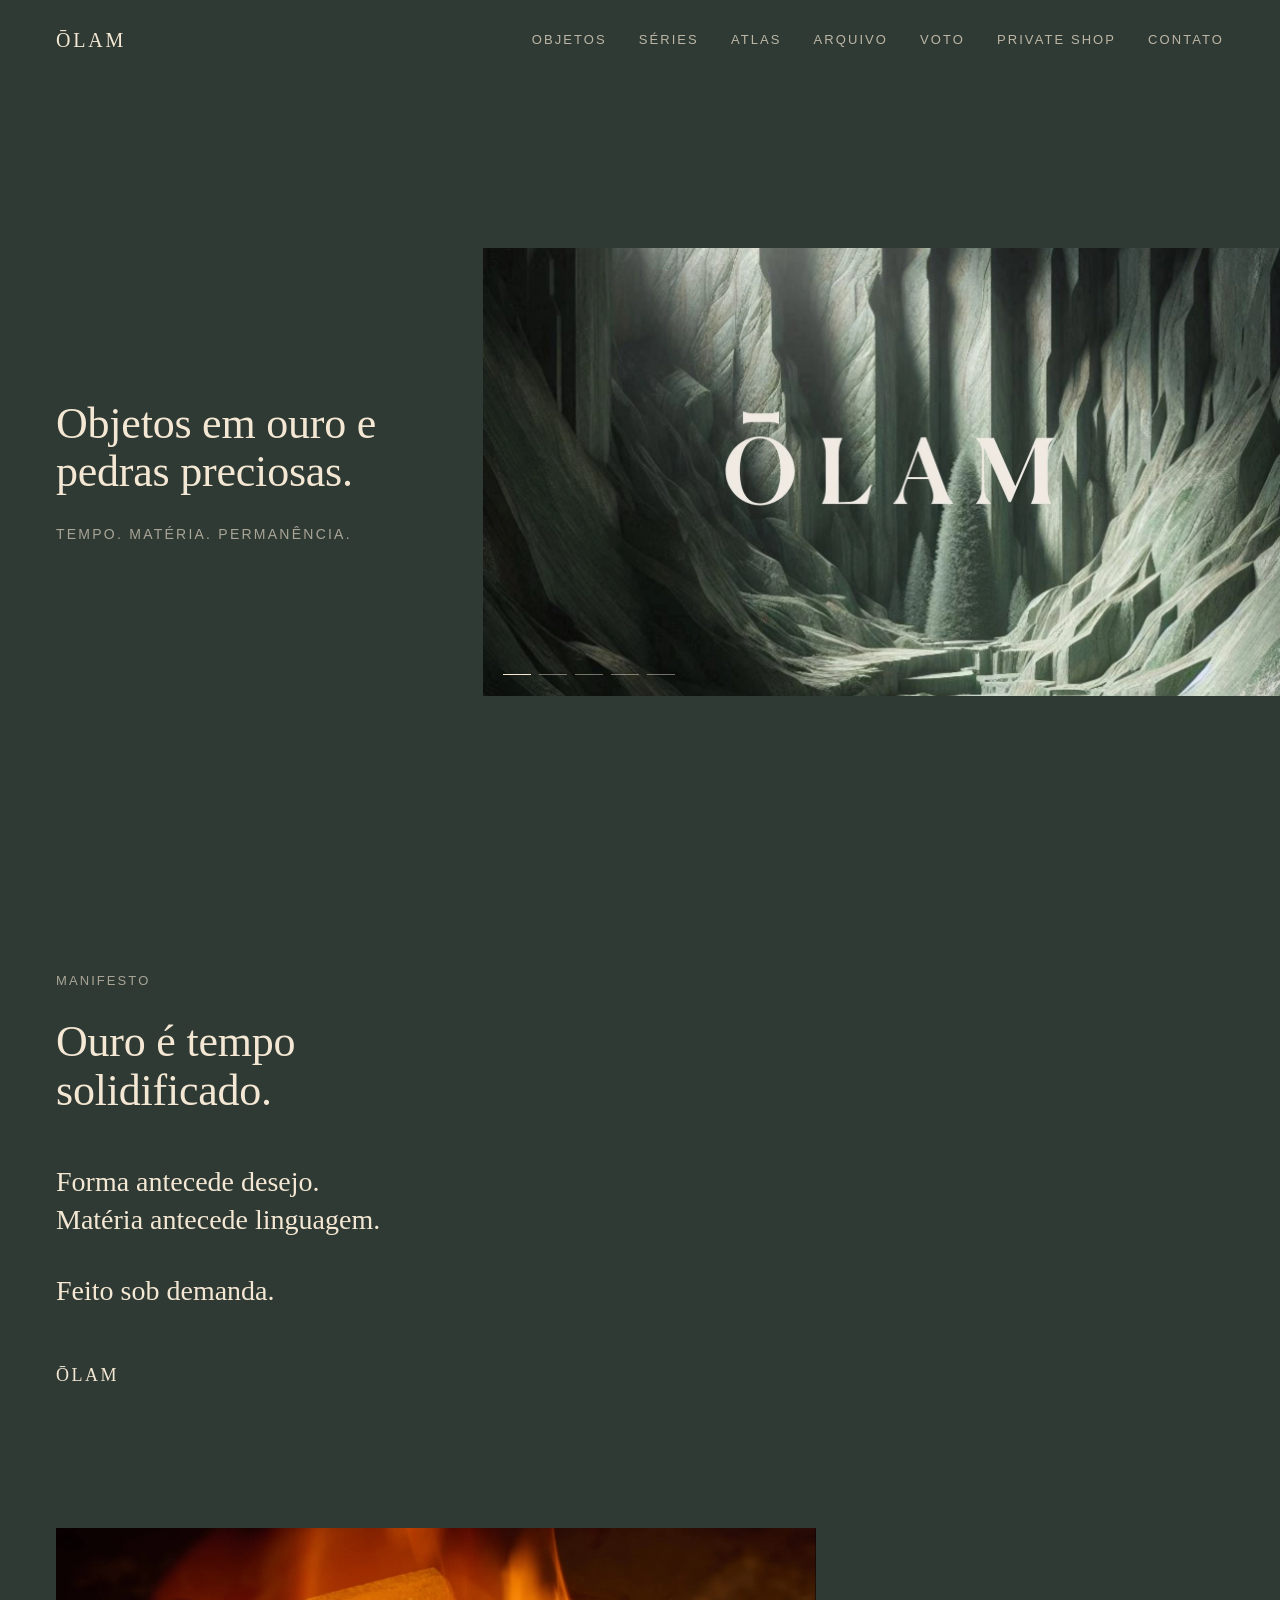
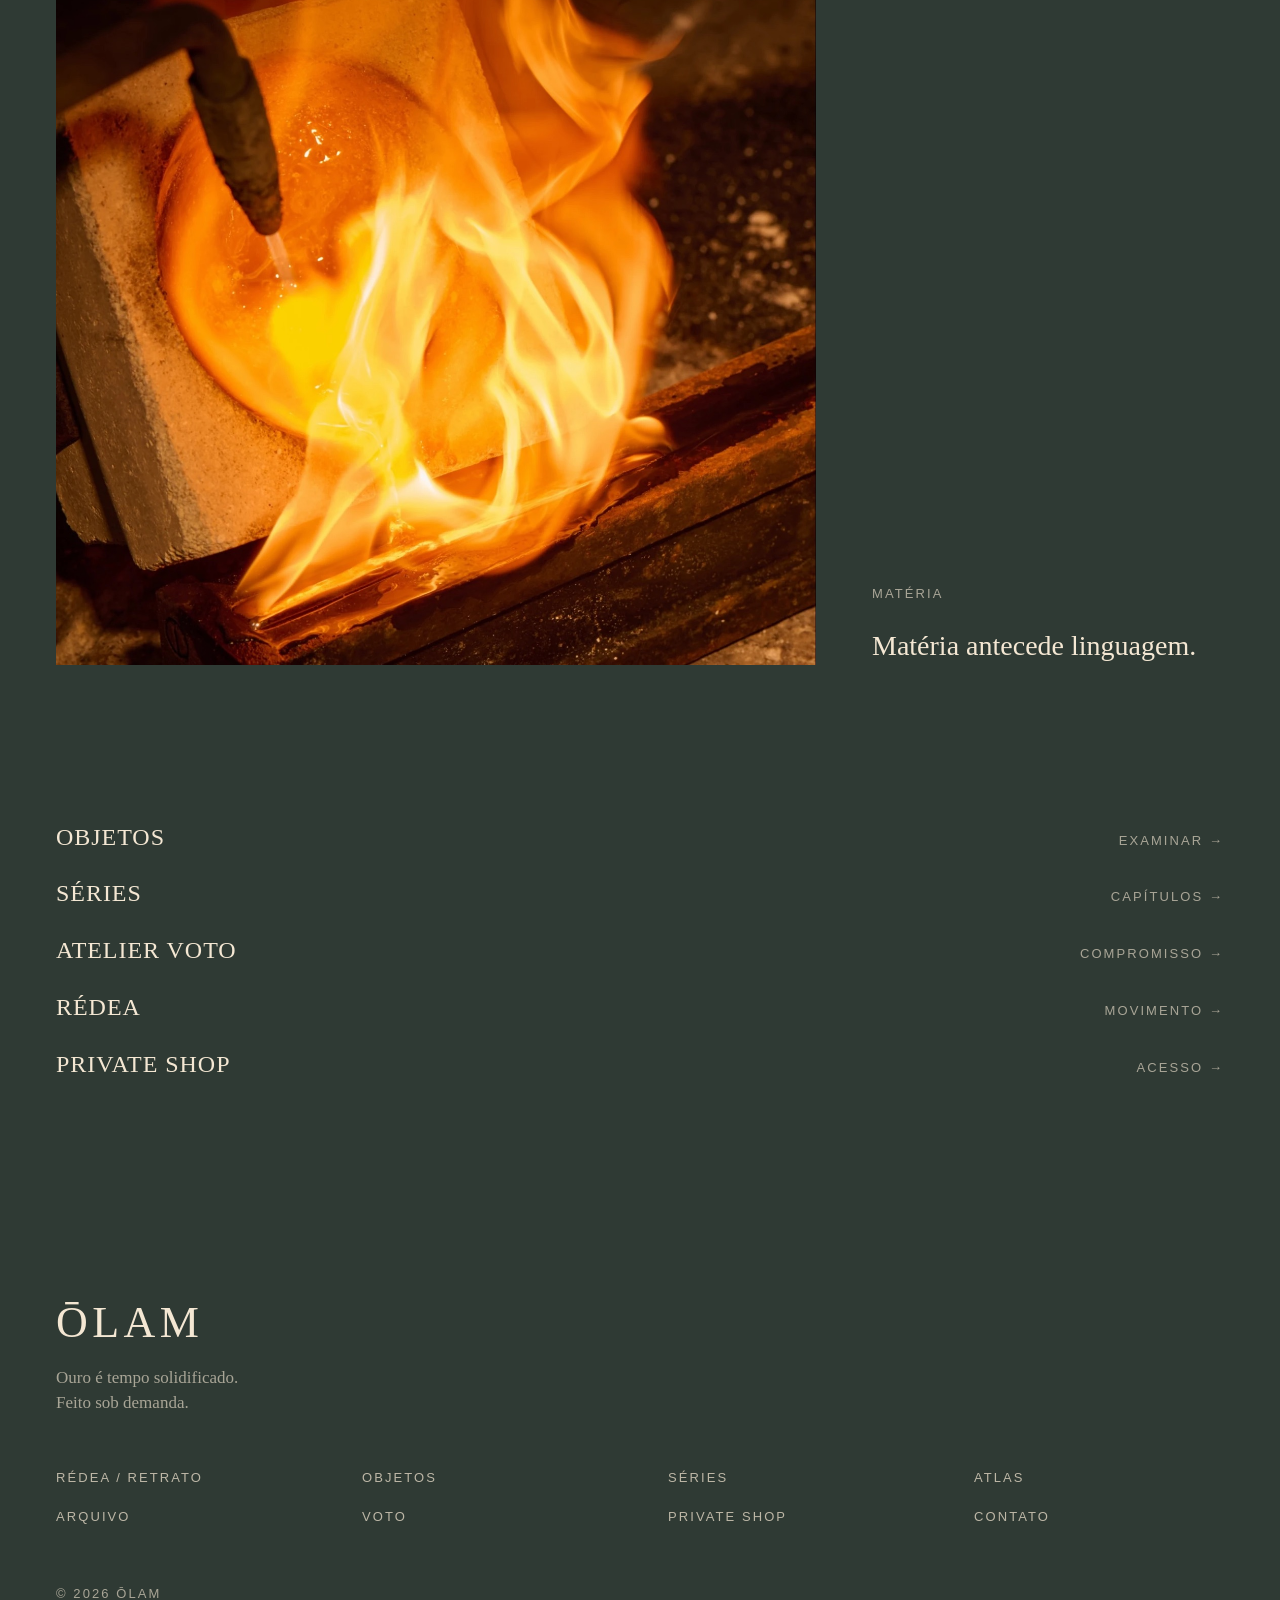
<file: index.html>
<!doctype html>
<html lang="pt-BR">
<head>
<meta charset="utf-8">
<meta name="viewport" content="width=device-width, initial-scale=1">
<title>ŌLAM — Objetos em ouro e pedras preciosas</title>
<meta name="description" content="ŌLAM. Objetos em ouro e pedras preciosas. Tempo. Matéria. Permanência.">
<meta name="robots" content="noindex, nofollow">
<meta name="theme-color" content="#2F3A34">
<link rel="stylesheet" href="assets/css/olam.css">
</head>
<body class="">
<main>
<section class="hero">
  <div class="wrap hero-text">
    <h1>Objetos em ouro e pedras preciosas.</h1>
    <p class="label mute">Tempo. Matéria. Permanência.</p>
  </div>
  <div class="carousel" data-carousel role="group" aria-roledescription="carrossel" aria-label="ŌLAM">
    <div class="slides">
      <img src="assets/img/hero-1.jpg" alt="ŌLAM." width="1600" height="900" decoding="async" class="on" fetchpriority="high">
      <img src="assets/img/hero-2.jpg" alt="Eternidade ou mundo. Refere-se ao tempo que não acaba, o passado remoto e o futuro perpétuo." width="1600" height="900" decoding="async" loading="lazy">
      <img src="assets/img/hero-3.jpg" alt="Objetos de ouro e pedras preciosas, orientados por tempo, matéria e permanência." width="1600" height="900" decoding="async" loading="lazy">
      <img src="assets/img/hero-4.jpg" alt="“O mundo que virá!” Como uma joia de herança, ŌLAM representa continuidade absoluta." width="1600" height="900" decoding="async" loading="lazy">
      <img src="assets/img/hero-5.jpg" alt="ŌLAM. Feito sob o tempo." width="1600" height="900" decoding="async" loading="lazy">
    </div>
  </div>
</section>

<section class="wrap section manifesto reveal">
  <h2 class="label mute">Manifesto</h2>
  <p class="display">Ouro é tempo solidificado.</p>
  <p class="lede">Forma antecede desejo.<br>Matéria antecede linguagem.</p>
  <p class="lede" style="margin-top:1.2em">Feito sob demanda.</p>
  <p class="sign">ŌLAM</p>
</section>

<section class="wrap section">
  <div class="cols">
    <figure class="fig bleed wide reveal">
      <img src="assets/img/fundicao.jpg" alt="Ouro em fusão no cadinho, sob chama." width="1496" height="1450" loading="lazy" decoding="async">
    </figure>
    <div class="side stack reveal">
      <h2 class="label mute">Matéria</h2>
      <p class="lede">Matéria antecede linguagem.</p>
    </div>
  </div>
</section>

<section class="wrap section">
  <ul class="doors reveal">
    <li><a href="objetos.html"><span class="n">OBJETOS</span><span class="label mute">Examinar →</span></a></li>
    <li><a href="series.html"><span class="n">SÉRIES</span><span class="label mute">Capítulos →</span></a></li>
    <li><a href="voto.html"><span class="n">ATELIER VOTO</span><span class="label mute">Compromisso →</span></a></li>
    <li><a href="serie.html?s=redea"><span class="n">RÉDEA</span><span class="label mute">Movimento →</span></a></li>
    <li><a href="private.html"><span class="n">PRIVATE SHOP</span><span class="label mute">Acesso →</span></a></li>
  </ul>
</section>
</main>
<script src="assets/js/content.js"></script>
<script src="assets/js/olam.js"></script>
</body>
</html>
</file>
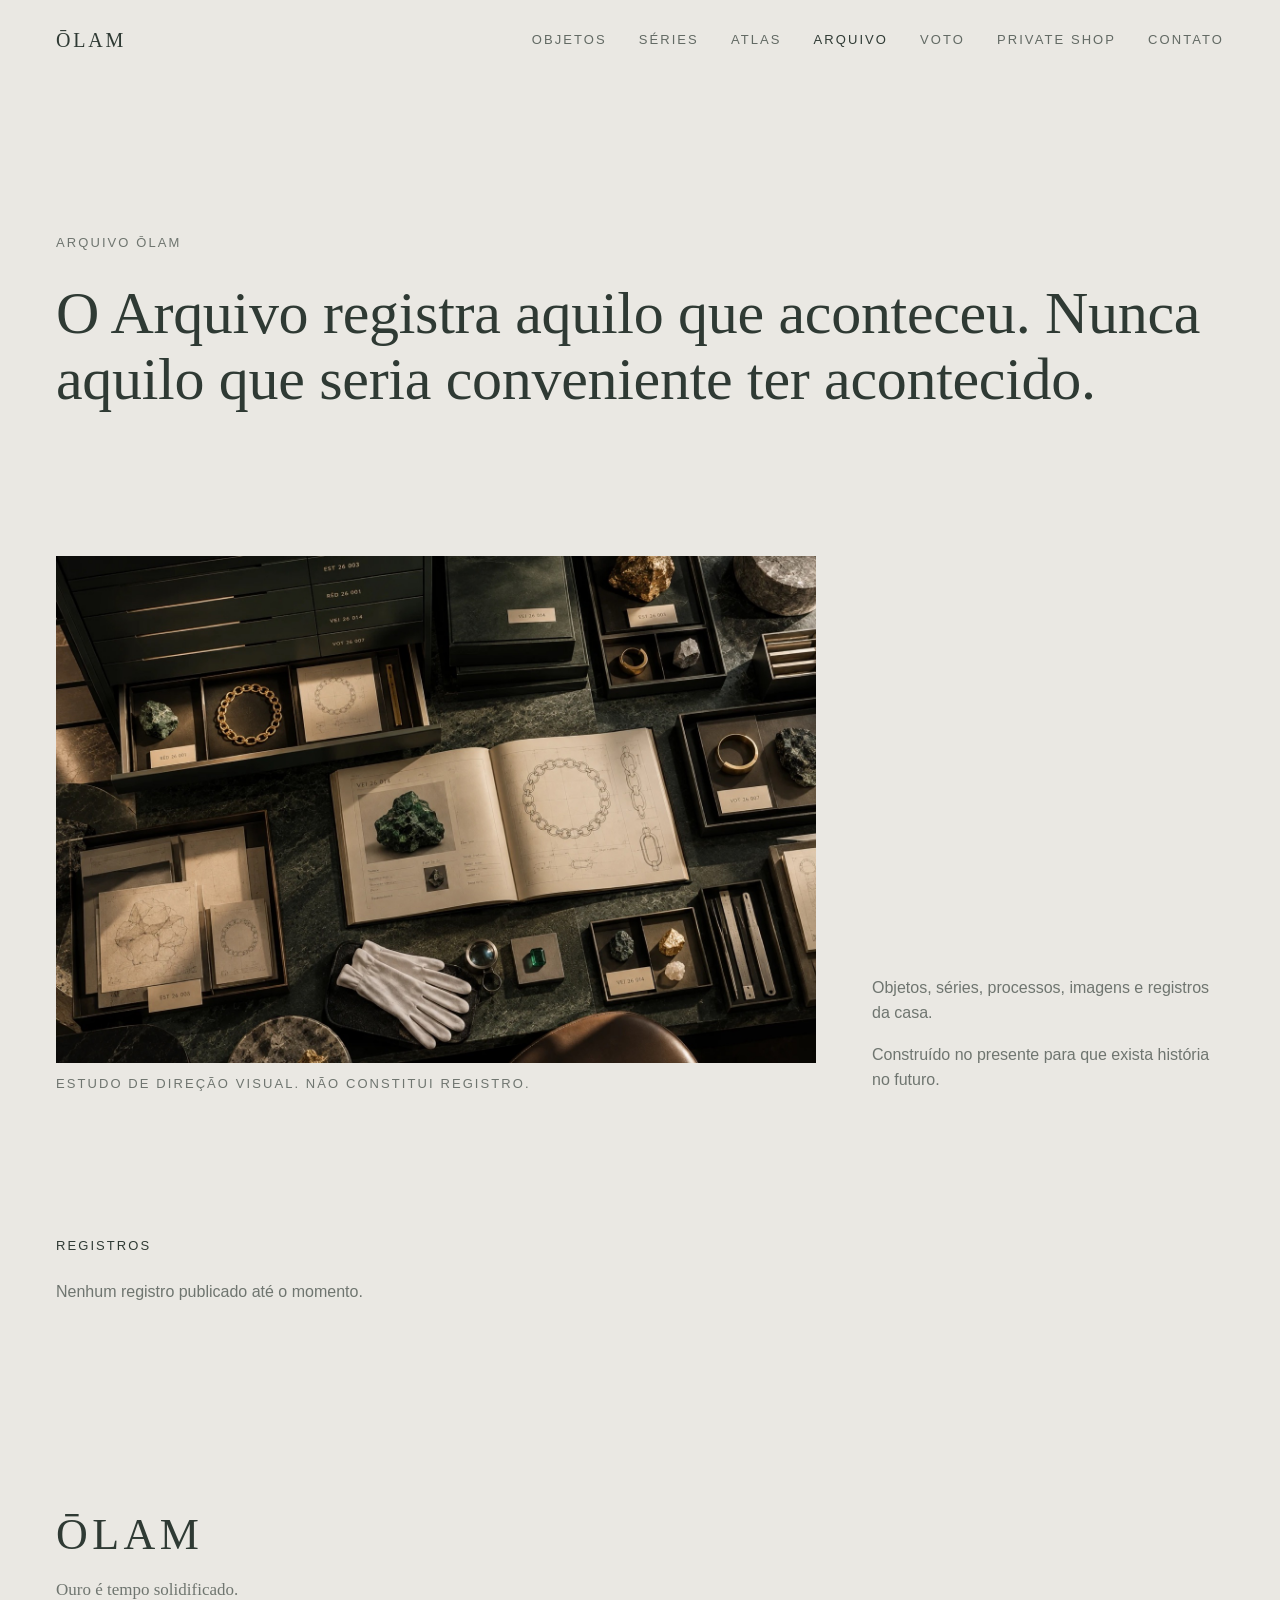
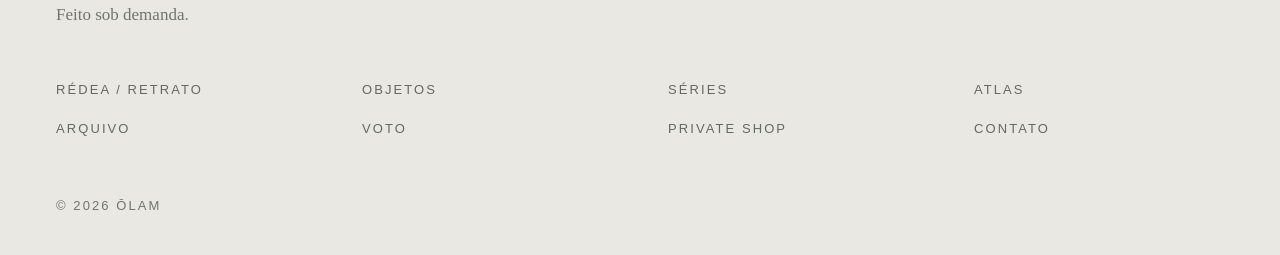
<file: arquivo.html>
<!doctype html>
<html lang="pt-BR">
<head>
<meta charset="utf-8">
<meta name="viewport" content="width=device-width, initial-scale=1">
<title>Arquivo — ŌLAM</title>
<meta name="description" content="O Arquivo ŌLAM registra a casa.">
<meta name="robots" content="noindex, nofollow">
<meta name="theme-color" content="#2F3A34">
<link rel="stylesheet" href="assets/css/olam.css">
</head>
<body class="paper">
<main>
<div class="wrap page-head">
  <p class="label mute">Arquivo ŌLAM</p>
  <h1 class="title">O Arquivo registra aquilo que aconteceu. Nunca aquilo que seria conveniente ter acontecido.</h1>
</div>
<section class="wrap section bare">
  <div class="cols">
    <figure class="fig bleed wide ratio-32 reveal">
      <img src="assets/img/arquivo-mesa.jpg" alt="Mesa de arquivo com gavetas, desenhos técnicos, minerais brutos e luvas brancas." width="1600" height="1066" decoding="async">
      <figcaption class="label">Estudo de direção visual. Não constitui registro.</figcaption>
    </figure>
    <div class="side stack reveal">
      <p class="body">Objetos, séries, processos, imagens e registros da casa.</p>
      <p class="body">Construído no presente para que exista história no futuro.</p>
    </div>
  </div>
</section>
<section class="wrap section stack">
  <h2 class="label">Registros</h2>
  <div data-render="arquivo"></div>
</section>
</main>
<script src="assets/js/content.js"></script>
<script src="assets/js/olam.js"></script>
</body>
</html>
</file>
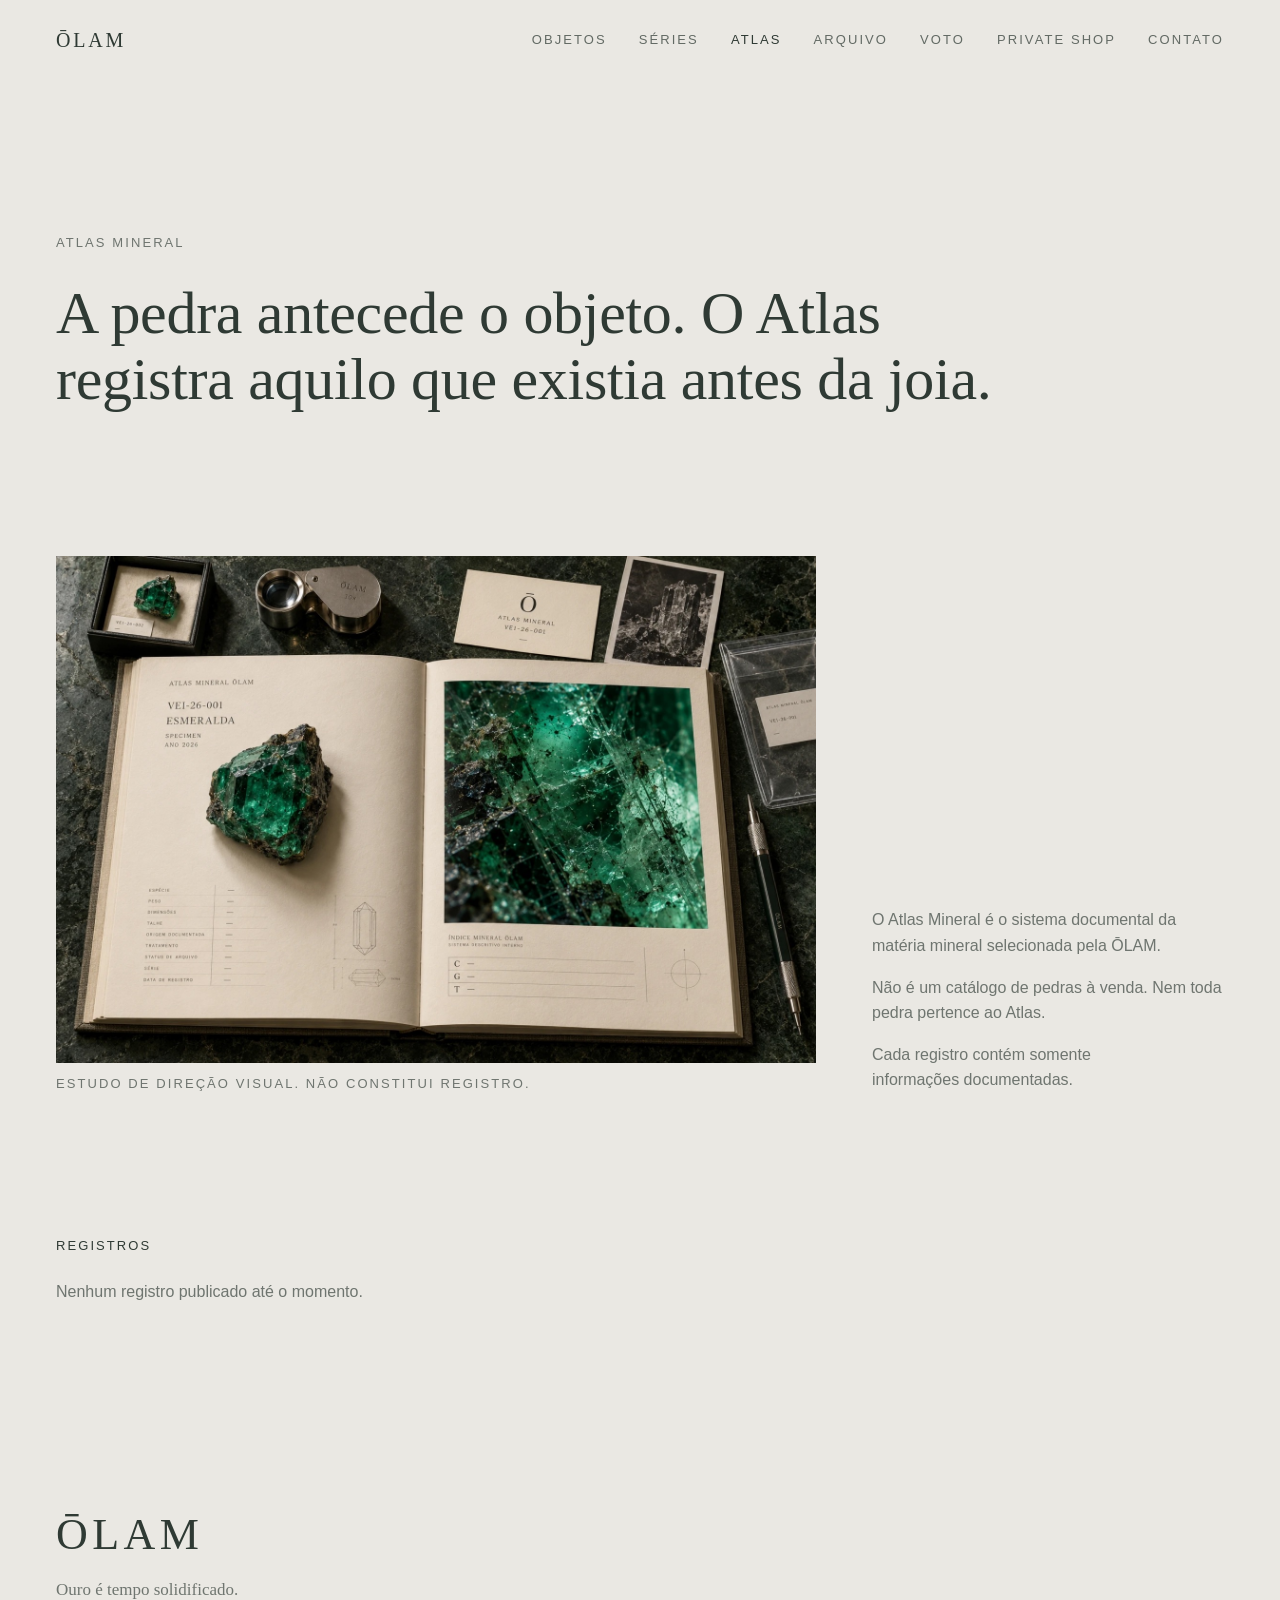
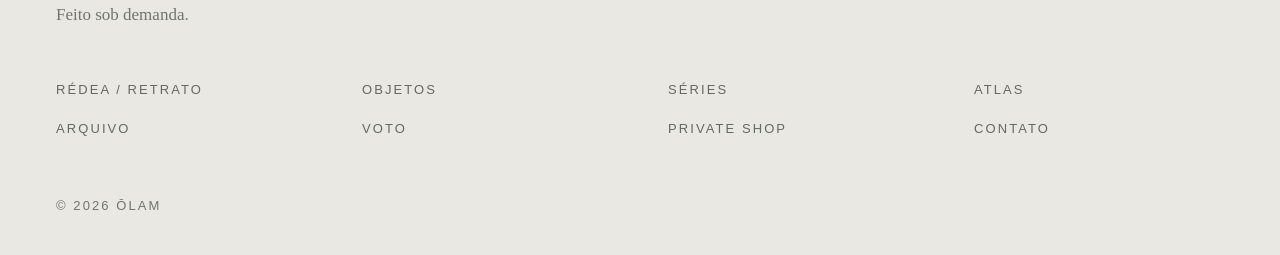
<file: atlas.html>
<!doctype html>
<html lang="pt-BR">
<head>
<meta charset="utf-8">
<meta name="viewport" content="width=device-width, initial-scale=1">
<title>Atlas Mineral — ŌLAM</title>
<meta name="description" content="O sistema documental da matéria mineral selecionada pela ŌLAM.">
<meta name="robots" content="noindex, nofollow">
<meta name="theme-color" content="#2F3A34">
<link rel="stylesheet" href="assets/css/olam.css">
</head>
<body class="paper">
<main>
<div class="wrap page-head">
  <p class="label mute">Atlas Mineral</p>
  <h1 class="title">A pedra antecede o objeto. O Atlas registra aquilo que existia antes da joia.</h1>
</div>
<section class="wrap section bare">
  <div class="cols">
    <figure class="fig bleed wide ratio-32 reveal">
      <img src="assets/img/atlas.jpg" alt="Livro aberto do Atlas Mineral com uma esmeralda bruta sobre a página." width="1600" height="1066" decoding="async">
      <figcaption class="label">Estudo de direção visual. Não constitui registro.</figcaption>
    </figure>
    <div class="side stack reveal">
      <p class="body">O Atlas Mineral é o sistema documental da matéria mineral selecionada pela ŌLAM.</p>
      <p class="body">Não é um catálogo de pedras à venda. Nem toda pedra pertence ao Atlas.</p>
      <p class="body">Cada registro contém somente informações documentadas.</p>
    </div>
  </div>
</section>
<section class="wrap section stack">
  <h2 class="label">Registros</h2>
  <div data-render="atlas"></div>
</section>
</main>
<script src="assets/js/content.js"></script>
<script src="assets/js/olam.js"></script>
</body>
</html>
</file>
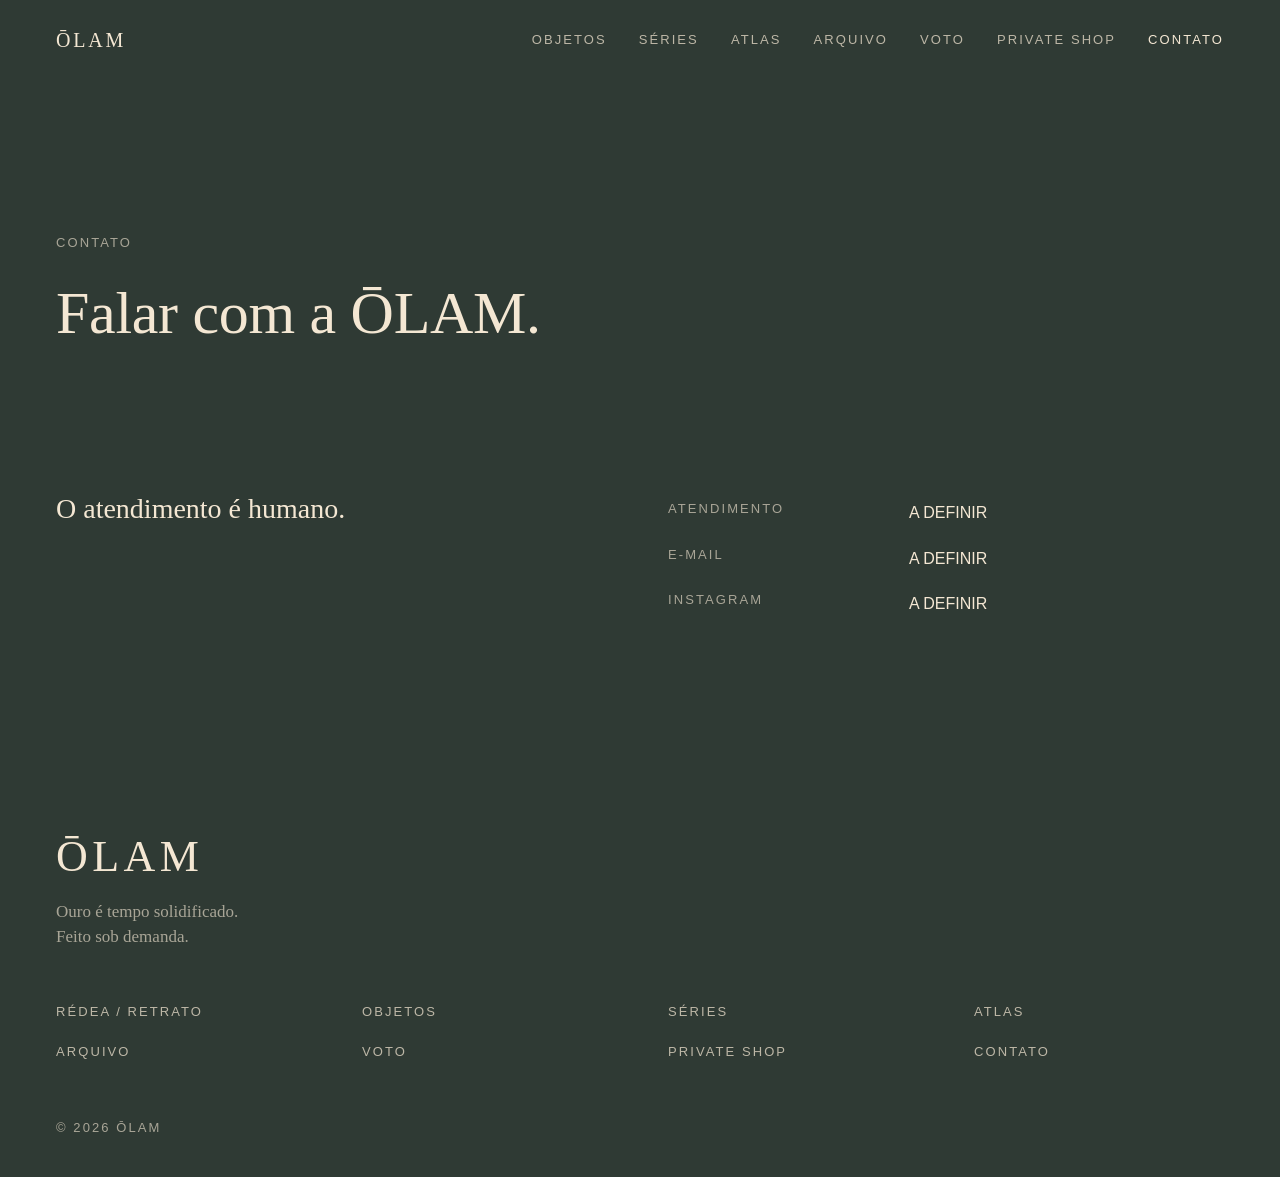
<file: contato.html>
<!doctype html>
<html lang="pt-BR">
<head>
<meta charset="utf-8">
<meta name="viewport" content="width=device-width, initial-scale=1">
<title>Contato — ŌLAM</title>
<meta name="description" content="Falar com a ŌLAM.">
<meta name="robots" content="noindex, nofollow">
<meta name="theme-color" content="#2F3A34">
<link rel="stylesheet" href="assets/css/olam.css">
</head>
<body class="">
<main>
<div class="wrap page-head">
  <p class="label mute">Contato</p>
  <h1 class="title">Falar com a ŌLAM.</h1>
</div>
<section class="wrap section bare">
  <div class="cols">
    <div class="a stack"><p class="lede">O atendimento é humano.</p></div>
    <div class="b stack" data-render="contato"></div>
  </div>
</section>
</main>
<script src="assets/js/content.js"></script>
<script src="assets/js/olam.js"></script>
</body>
</html>
</file>
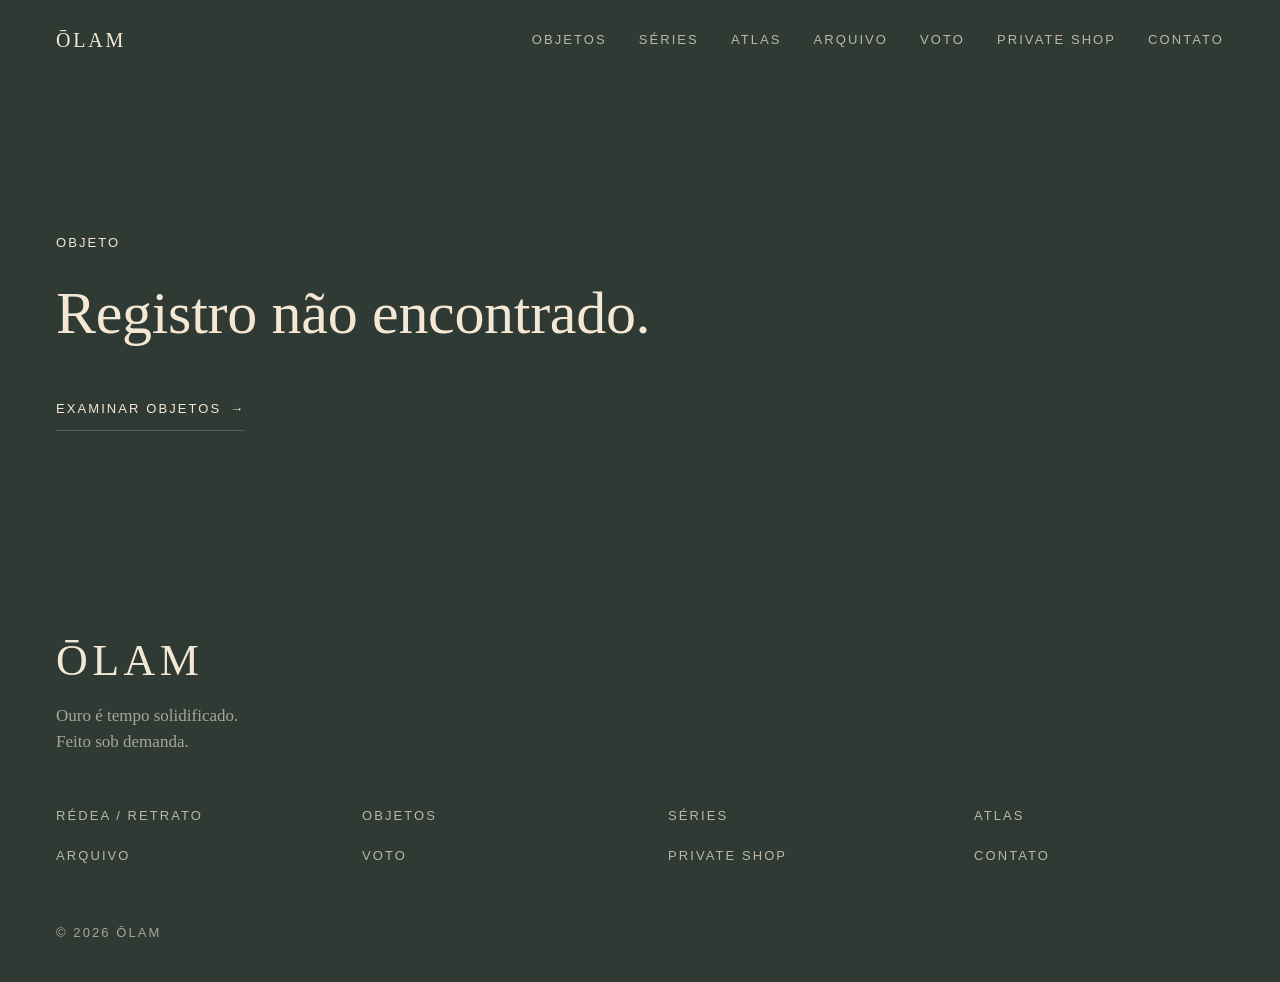
<file: objeto.html>
<!doctype html>
<html lang="pt-BR">
<head>
<meta charset="utf-8">
<meta name="viewport" content="width=device-width, initial-scale=1">
<title>Objeto — ŌLAM</title>
<meta name="description" content="Objeto ŌLAM.">
<meta name="robots" content="noindex, nofollow">
<meta name="theme-color" content="#2F3A34">
<link rel="stylesheet" href="assets/css/olam.css">
</head>
<body class="">
<main>
<div data-render="objeto"></div>
</main>
<script src="assets/js/content.js"></script>
<script src="assets/js/olam.js"></script>
</body>
</html>
</file>
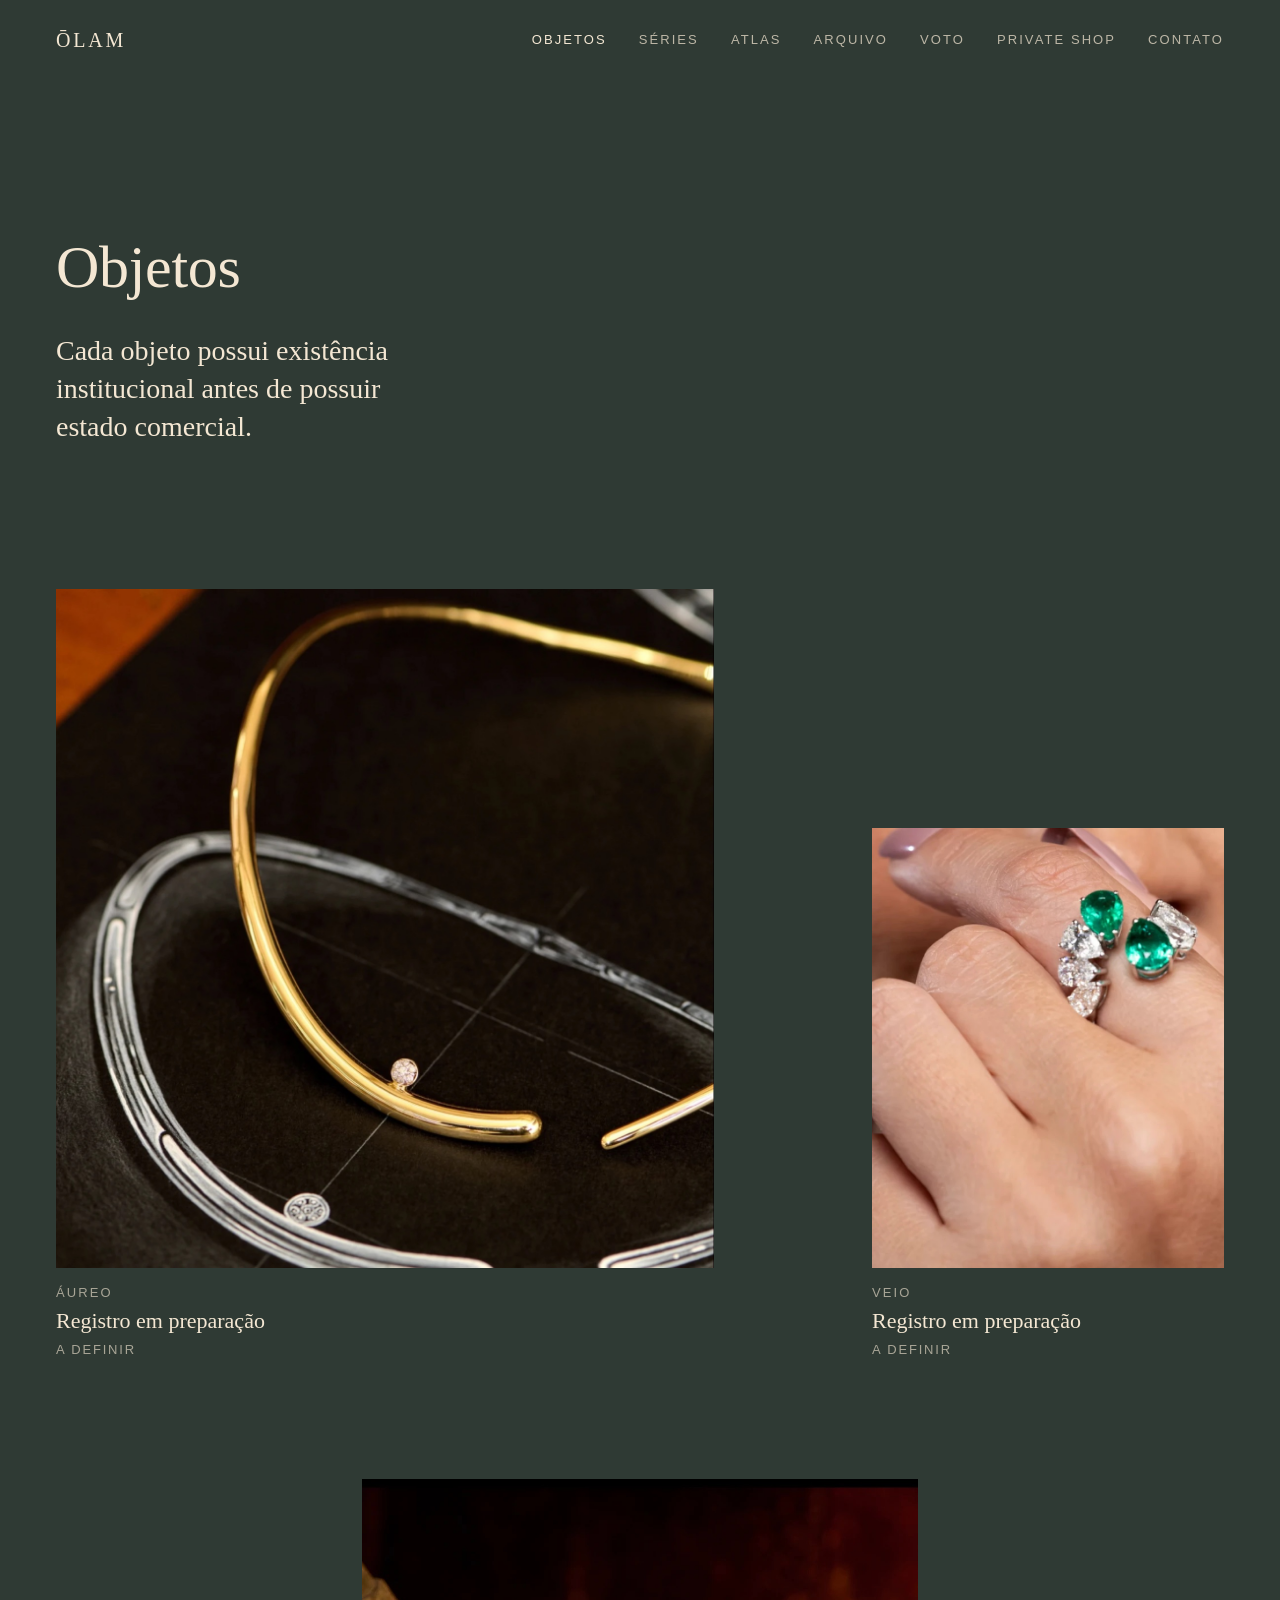
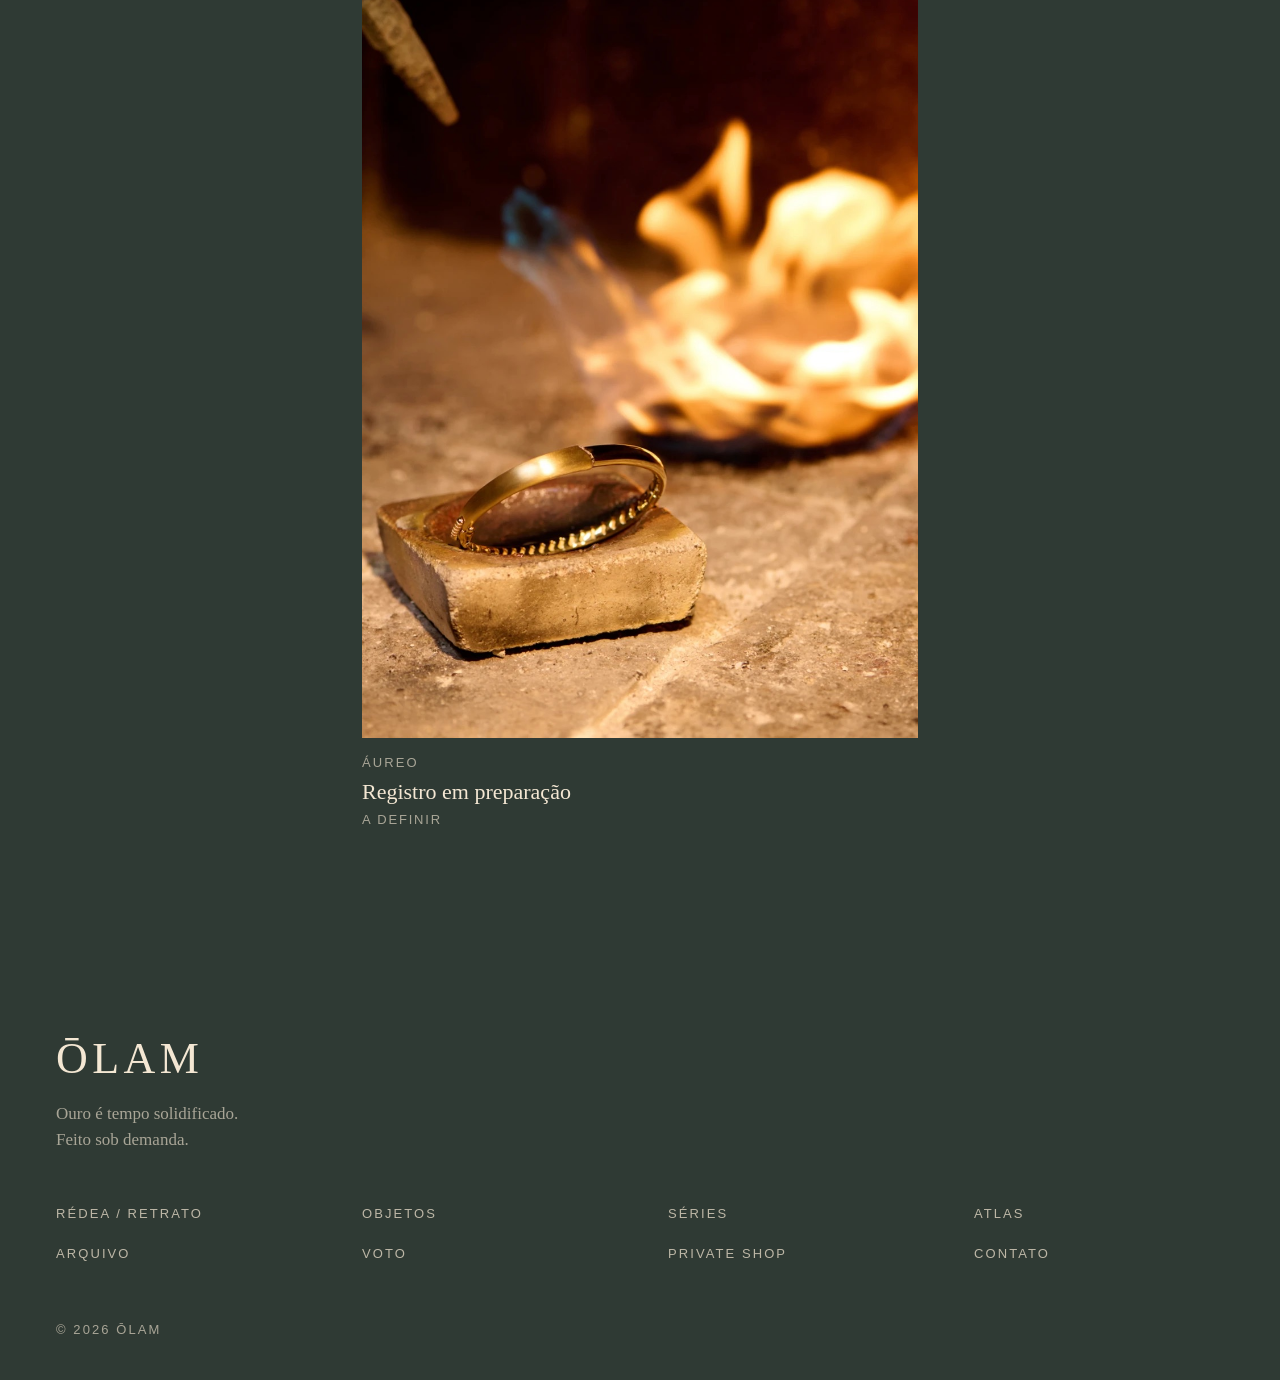
<file: objetos.html>
<!doctype html>
<html lang="pt-BR">
<head>
<meta charset="utf-8">
<meta name="viewport" content="width=device-width, initial-scale=1">
<title>Objetos — ŌLAM</title>
<meta name="description" content="Objetos ŌLAM em ouro e pedras preciosas.">
<meta name="robots" content="noindex, nofollow">
<meta name="theme-color" content="#2F3A34">
<link rel="stylesheet" href="assets/css/olam.css">
</head>
<body class="">
<main>
<div class="wrap page-head">
  <h1 class="title">Objetos</h1>
  <p class="lede">Cada objeto possui existência institucional antes de possuir estado comercial.</p>
</div>
<section class="wrap section bare" data-render="objetos"></section>
</main>
<script src="assets/js/content.js"></script>
<script src="assets/js/olam.js"></script>
</body>
</html>
</file>
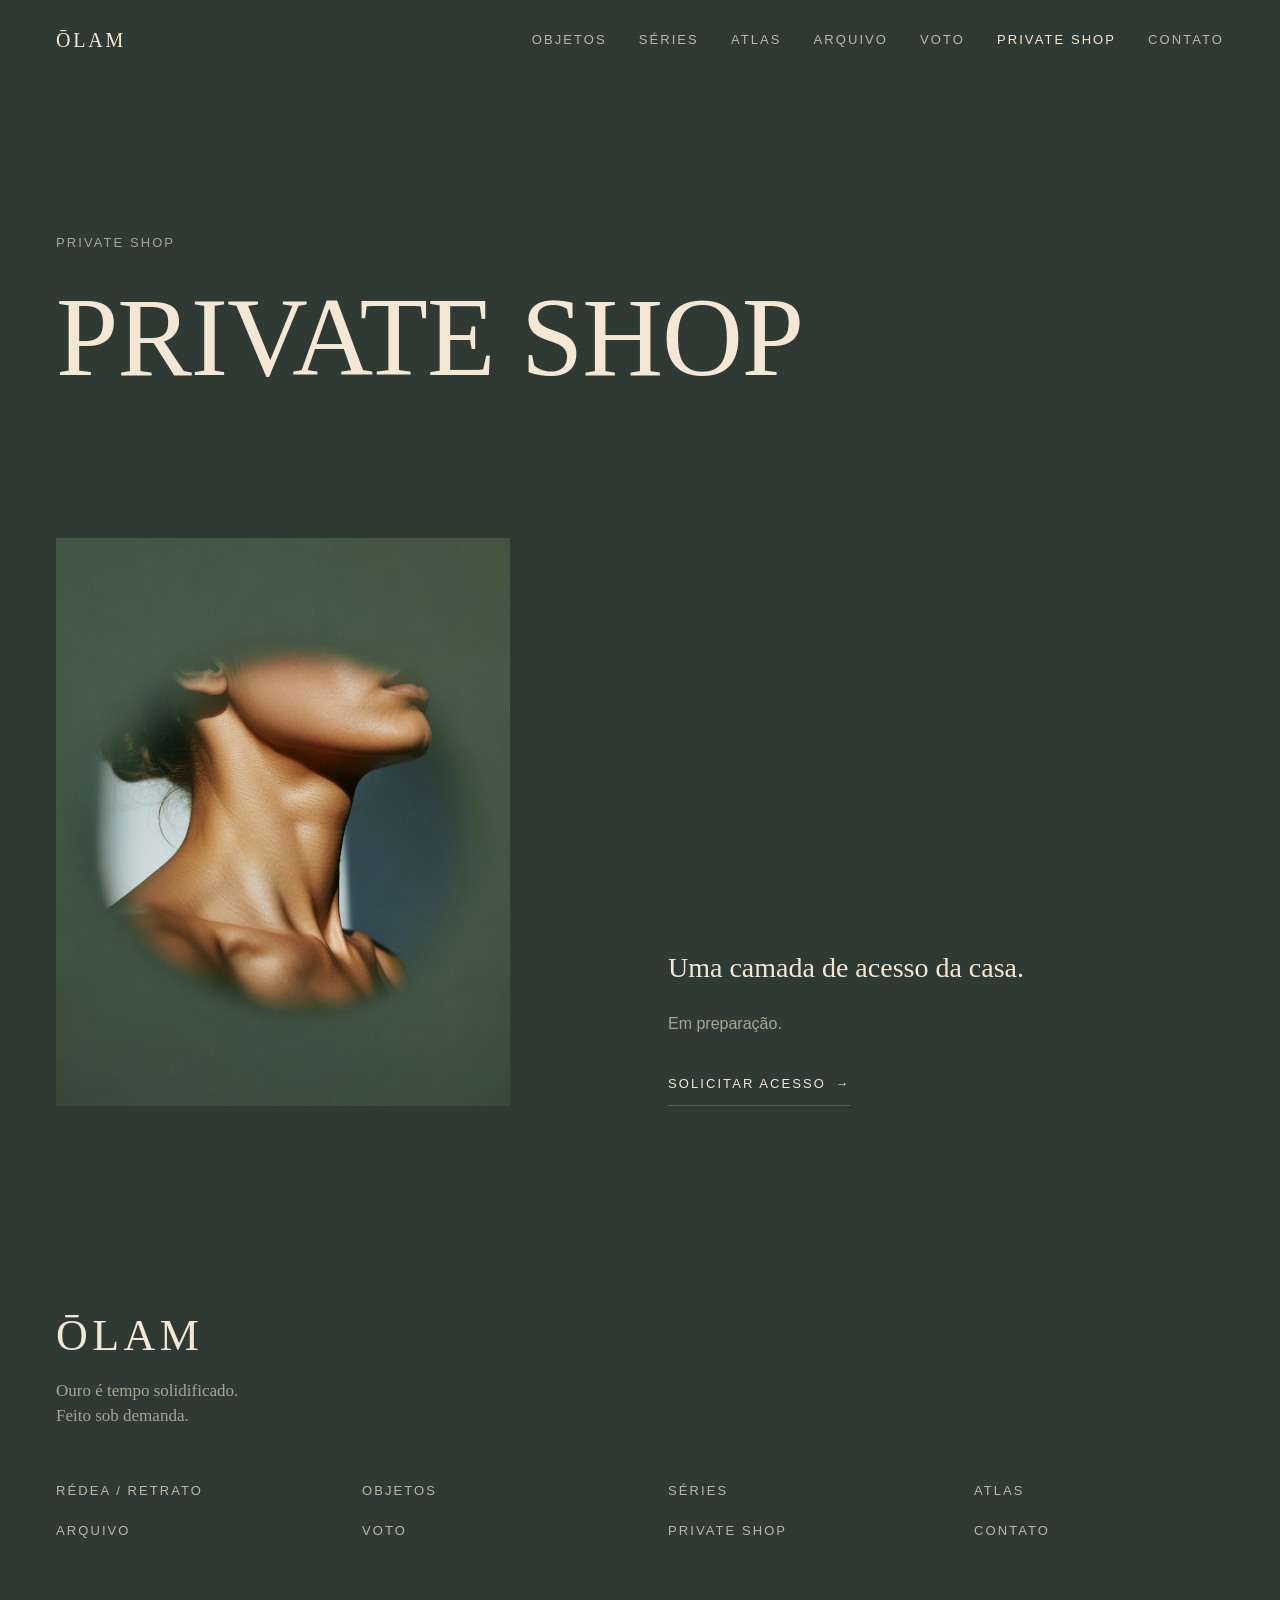
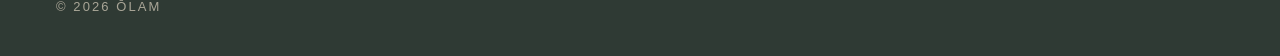
<file: private.html>
<!doctype html>
<html lang="pt-BR">
<head>
<meta charset="utf-8">
<meta name="viewport" content="width=device-width, initial-scale=1">
<title>Private Shop — ŌLAM</title>
<meta name="description" content="PRIVATE SHOP. Camada de acesso da casa ŌLAM.">
<meta name="robots" content="noindex, nofollow">
<meta name="theme-color" content="#2F3A34">
<link rel="stylesheet" href="assets/css/olam.css">
</head>
<body class="">
<main>
<div class="wrap page-head">
  <p class="label mute">Private Shop</p>
  <h1 class="display">PRIVATE SHOP</h1>
</div>
<section class="wrap section bare">
  <div class="cols">
    <figure class="fig bleed a ratio-45 reveal">
      <img src="assets/img/colo.jpg" alt="Pescoço e clavícula sob luz lateral, vistos por uma abertura circular." width="896" height="1120" decoding="async">
    </figure>
    <div class="b stack reveal" style="align-self:end">
      <p class="lede">Uma camada de acesso da casa.</p>
      <p class="body">Em preparação.</p>
      <p><a class="cta" href="contato.html?assunto=private%20shop">Solicitar acesso</a></p>
    </div>
  </div>
</section>
</main>
<script src="assets/js/content.js"></script>
<script src="assets/js/olam.js"></script>
</body>
</html>
</file>
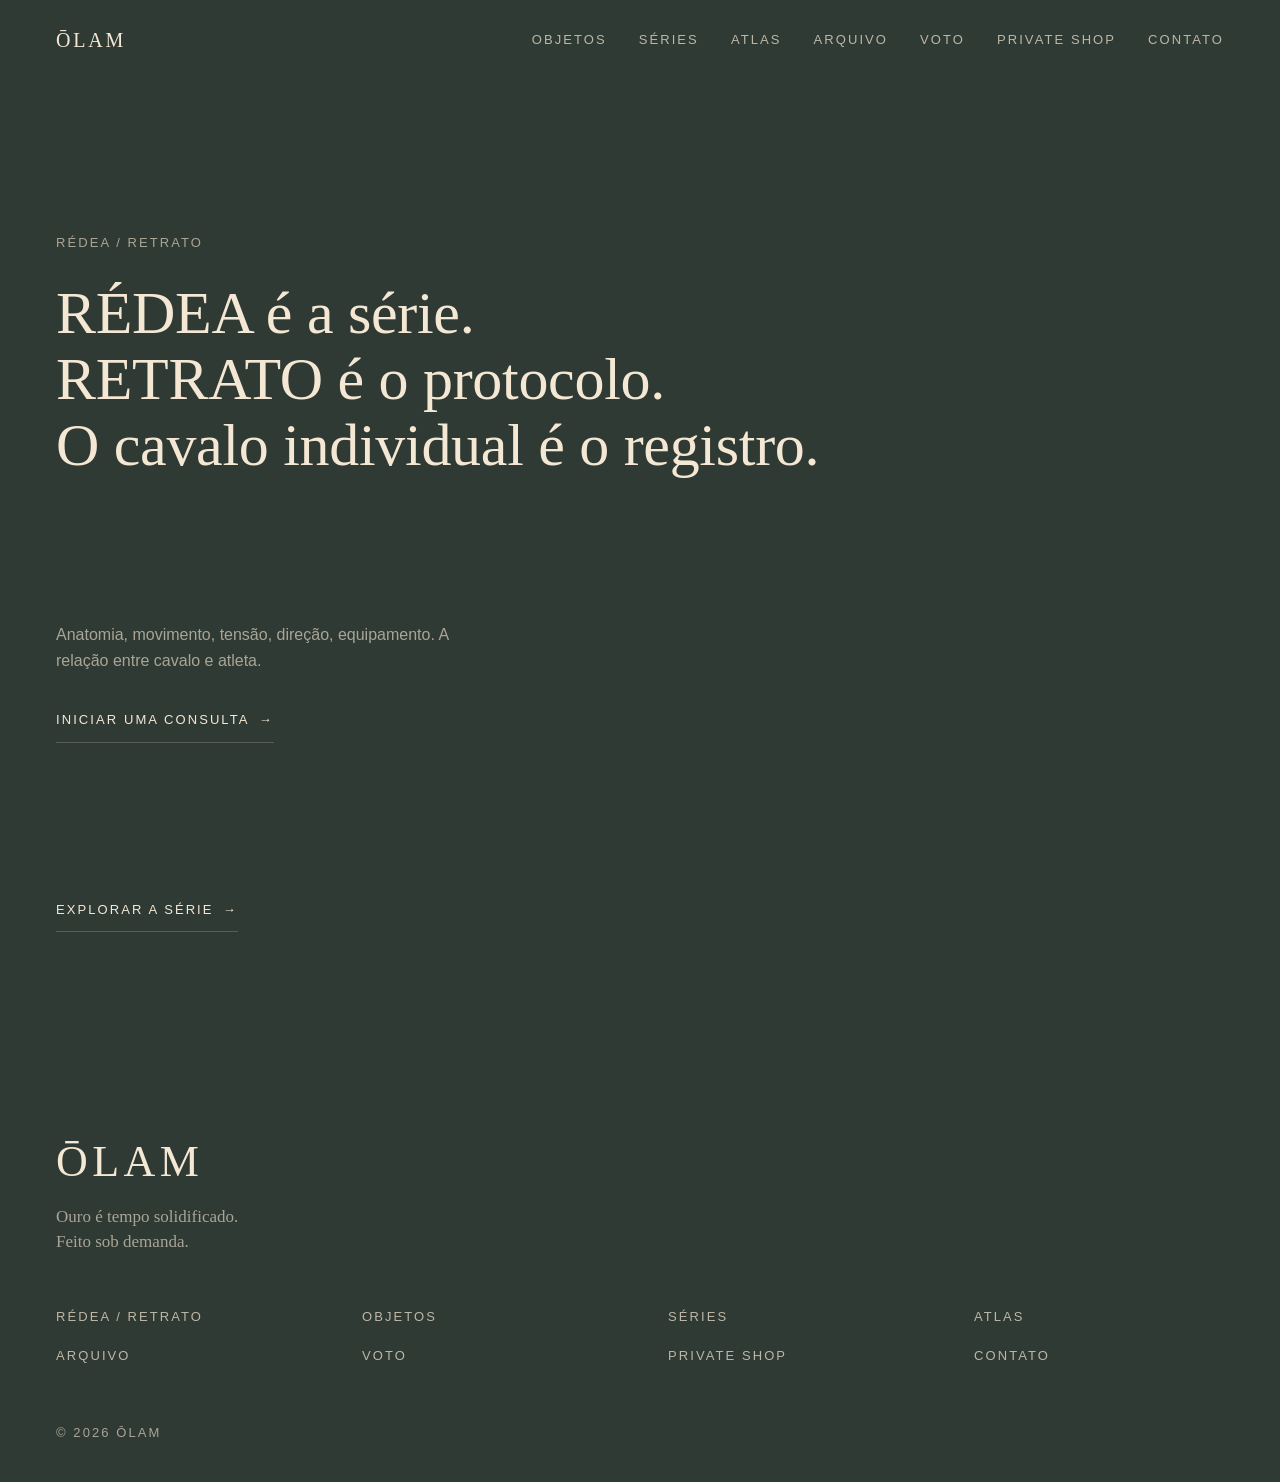
<file: retrato.html>
<!doctype html>
<html lang="pt-BR">
<head>
<meta charset="utf-8">
<meta name="viewport" content="width=device-width, initial-scale=1">
<title>Rédea / Retrato — ŌLAM</title>
<meta name="description" content="RETRATO é o protocolo especial da série RÉDEA.">
<meta name="robots" content="noindex, nofollow">
<meta name="theme-color" content="#2F3A34">
<link rel="stylesheet" href="assets/css/olam.css">
</head>
<body class="">
<main>
<div class="wrap page-head">
  <p class="label mute"><a href="serie.html?s=redea">Rédea</a> / Retrato</p>
  <h1 class="title">RÉDEA é a série.<br>RETRATO é o protocolo.<br>O cavalo individual é o registro.</h1>
</div>
<section class="wrap section stack">
  <p class="body">Anatomia, movimento, tensão, direção, equipamento. A relação entre cavalo e atleta.</p>
  <p><a class="cta" href="contato.html?assunto=redea-retrato">Iniciar uma consulta</a></p>
</section>
<section class="wrap section">
  <a class="cta" href="serie.html?s=redea">Explorar a série</a>
</section>
</main>
<script src="assets/js/content.js"></script>
<script src="assets/js/olam.js"></script>
</body>
</html>
</file>
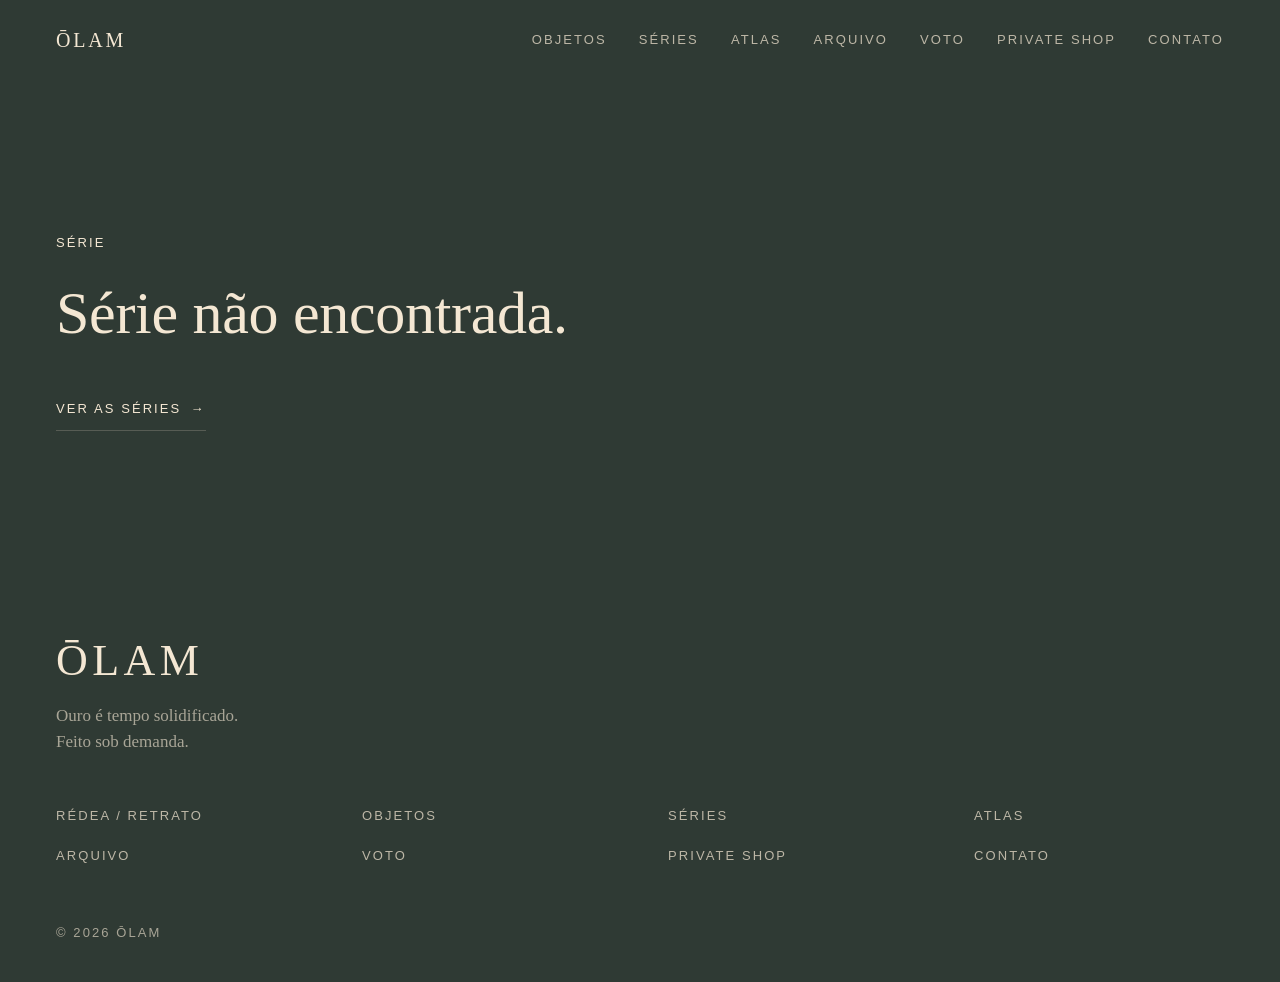
<file: serie.html>
<!doctype html>
<html lang="pt-BR">
<head>
<meta charset="utf-8">
<meta name="viewport" content="width=device-width, initial-scale=1">
<title>Série — ŌLAM</title>
<meta name="description" content="Série ŌLAM.">
<meta name="robots" content="noindex, nofollow">
<meta name="theme-color" content="#2F3A34">
<link rel="stylesheet" href="assets/css/olam.css">
</head>
<body class="">
<main>
<div data-render="serie"></div>
</main>
<script src="assets/js/content.js"></script>
<script src="assets/js/olam.js"></script>
</body>
</html>
</file>
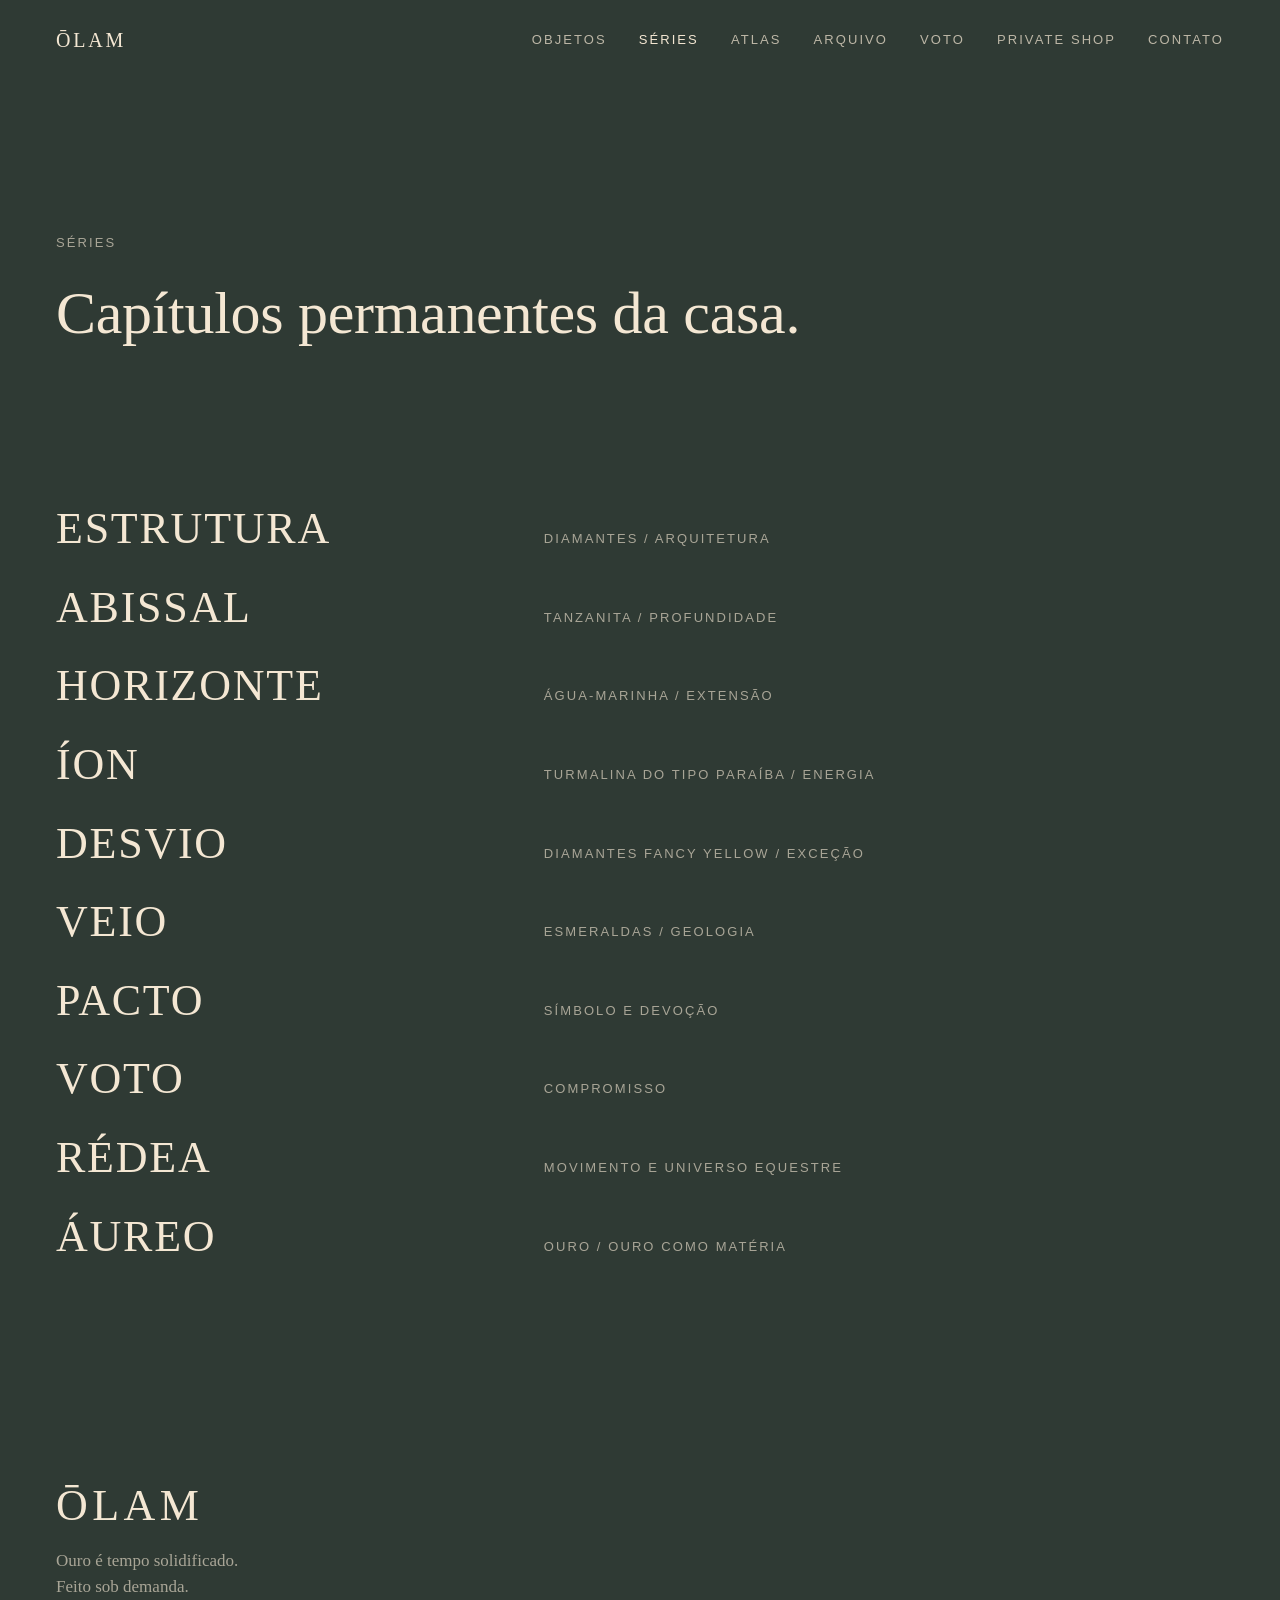
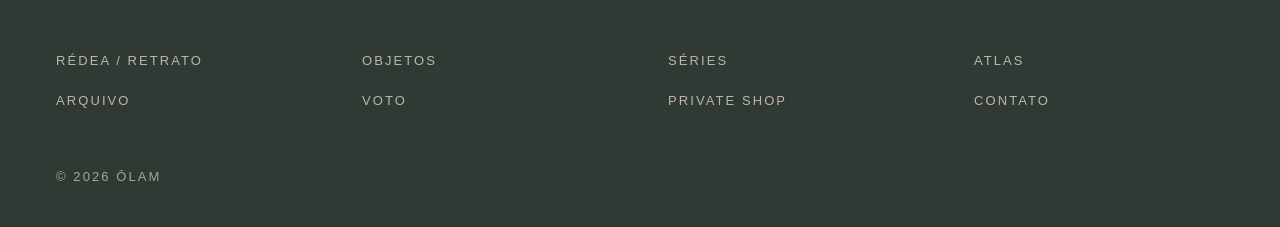
<file: series.html>
<!doctype html>
<html lang="pt-BR">
<head>
<meta charset="utf-8">
<meta name="viewport" content="width=device-width, initial-scale=1">
<title>Séries — ŌLAM</title>
<meta name="description" content="As séries são capítulos permanentes da casa ŌLAM.">
<meta name="robots" content="noindex, nofollow">
<meta name="theme-color" content="#2F3A34">
<link rel="stylesheet" href="assets/css/olam.css">
</head>
<body class="">
<main>
<div class="wrap page-head">
  <p class="label mute">Séries</p>
  <h1 class="title">Capítulos permanentes da casa.</h1>
</div>
<section class="wrap section bare" data-render="series-list"></section>
</main>
<script src="assets/js/content.js"></script>
<script src="assets/js/olam.js"></script>
</body>
</html>
</file>
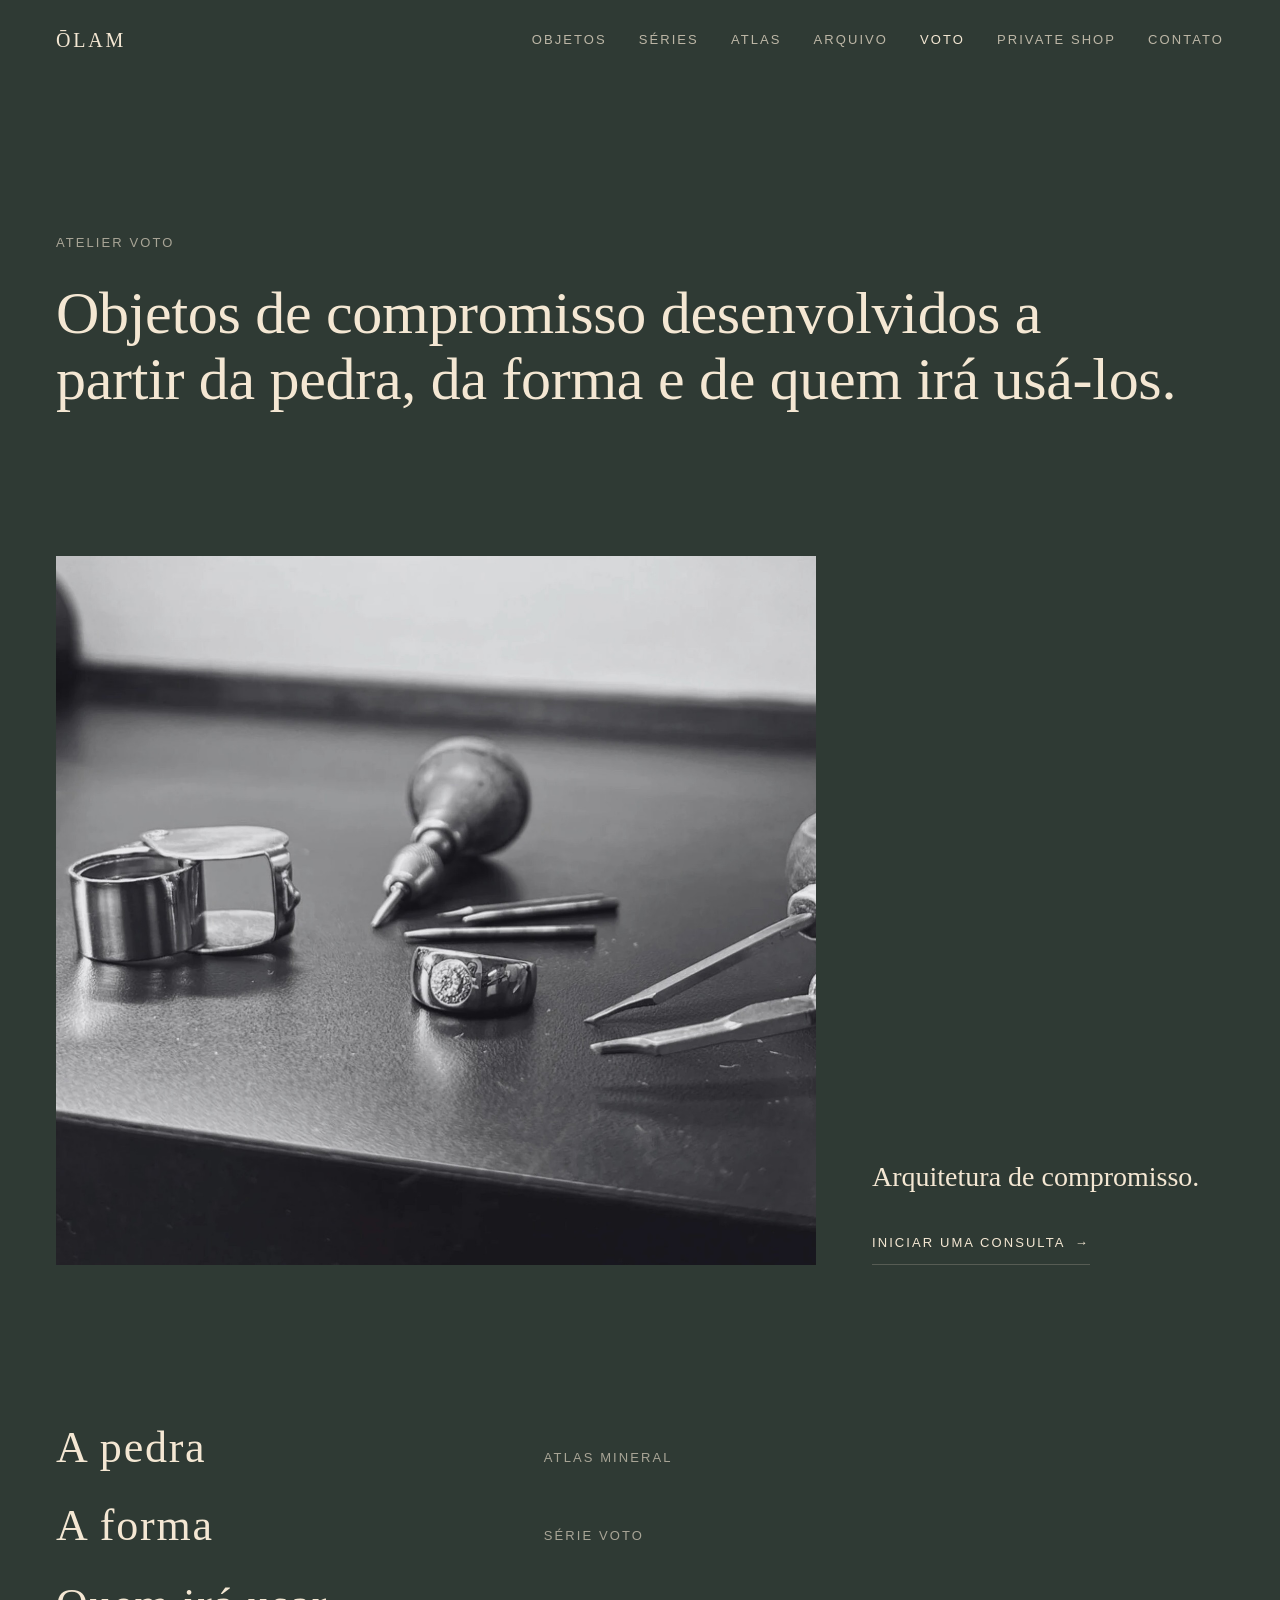
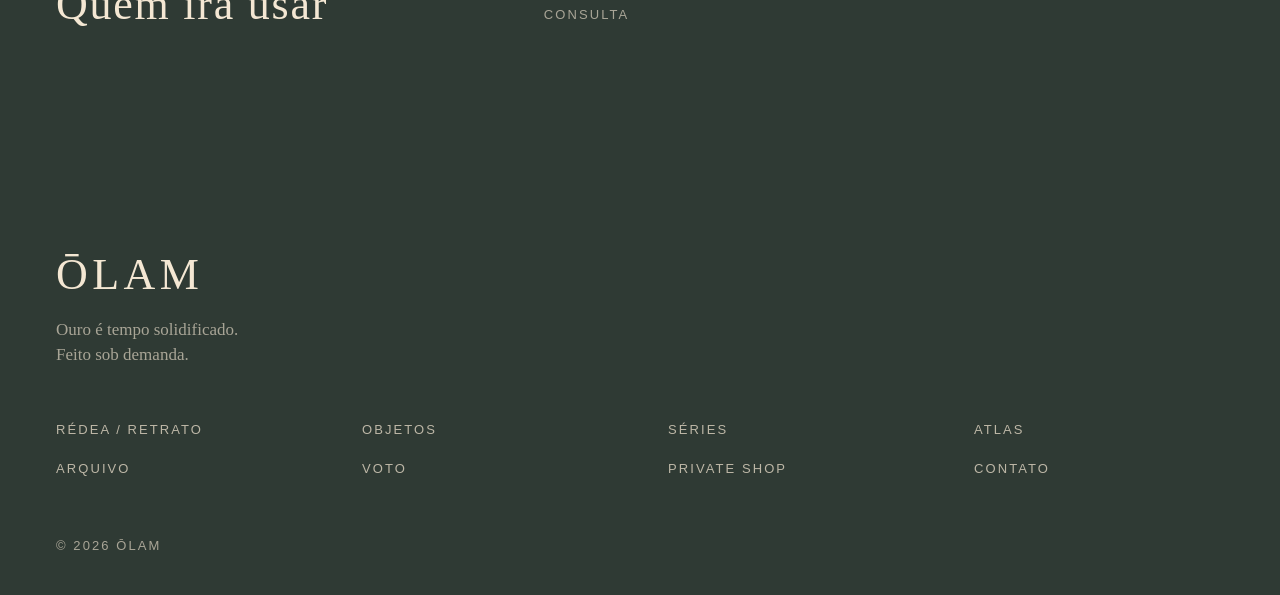
<file: voto.html>
<!doctype html>
<html lang="pt-BR">
<head>
<meta charset="utf-8">
<meta name="viewport" content="width=device-width, initial-scale=1">
<title>Atelier Voto — ŌLAM</title>
<meta name="description" content="Objetos de compromisso desenvolvidos a partir da pedra, da forma e de quem irá usá-los.">
<meta name="robots" content="noindex, nofollow">
<meta name="theme-color" content="#2F3A34">
<link rel="stylesheet" href="assets/css/olam.css">
</head>
<body class="">
<main>
<div class="wrap page-head">
  <p class="label mute">Atelier Voto</p>
  <h1 class="title">Objetos de compromisso desenvolvidos a partir da pedra, da forma e de quem irá usá-los.</h1>
</div>
<section class="wrap section bare">
  <div class="cols">
    <figure class="fig bleed wide reveal">
      <img src="assets/img/cravacao.jpg" alt="Anel sobre a bancada, entre lupa e buris de cravação." width="1480" height="1380" decoding="async">
    </figure>
    <div class="side stack reveal">
      <p class="lede">Arquitetura de compromisso.</p>
      <p><a class="cta" href="contato.html?assunto=atelier-voto">Iniciar uma consulta</a></p>
    </div>
  </div>
</section>
<section class="wrap section">
  <ol class="series-list reveal">
    <li><a href="atlas.html"><span class="n">A pedra</span><span class="label mute">Atlas Mineral</span></a></li>
    <li><a href="serie.html?s=voto"><span class="n">A forma</span><span class="label mute">Série VOTO</span></a></li>
    <li><a href="contato.html?assunto=atelier-voto"><span class="n">Quem irá usar</span><span class="label mute">Consulta</span></a></li>
  </ol>
</section>
</main>
<script src="assets/js/content.js"></script>
<script src="assets/js/olam.js"></script>
</body>
</html>
</file>
<file: assets/css/olam.css>
/* ŌLAM — casa digital. Mobile first: 390 → 430 → 768 → 1024 → 1440. */

:root {
  --moss: #2F3A34;
  --moss-2: #3E4A43;
  --cream: #F4E7D3;
  --stone: #EAE8E3;
  --white: #FFFFFF;
  --pale-gold: #C7A86D; /* somente quando extremamente necessário — não usar em botão, linha ou interface */

  --bg: var(--moss);
  --fg: var(--cream);
  --mute: rgba(244, 231, 211, .62);
  --line: rgba(244, 231, 211, .2);

  /* Canela e a grotesk entram aqui quando licenciadas (@font-face). Até lá, serifa e grotesk de sistema. */
  --serif: "Canela", "Canela Deck", "Iowan Old Style", "Times New Roman", Times, serif;
  --sans: "Söhne", "Suisse Int'l", "Founders Grotesk", "Helvetica Neue", Helvetica, Arial, sans-serif;

  --pad: 20px;
  --gap: clamp(96px, 16vh, 200px);
}

body.paper {
  --bg: var(--stone);
  --fg: var(--moss);
  --mute: rgba(47, 58, 52, .66);
  --line: rgba(47, 58, 52, .22);
}

*, *::before, *::after { box-sizing: border-box; }
html { -webkit-text-size-adjust: 100%; }
body {
  margin: 0;
  background: var(--bg);
  color: var(--fg);
  font: 400 16px/1.6 var(--sans);
  -webkit-font-smoothing: antialiased;
  text-rendering: optimizeLegibility;
}
img { display: block; width: 100%; height: auto; }
a { color: inherit; text-decoration: none; }
h1, h2, h3, p, dl, dd, ul, ol, figure { margin: 0; padding: 0; }
ul, ol { list-style: none; }
button { font: inherit; color: inherit; background: none; border: 0; padding: 0; cursor: pointer; }
:focus-visible { outline: 1px solid currentColor; outline-offset: 4px; }

/* ——— Tipografia ——— */

.label {
  font: 400 13px/1.4 var(--sans);
  letter-spacing: .16em;
  text-transform: uppercase;
}
.mute { color: var(--mute); }
.display {
  font: 300 clamp(40px, 11vw, 112px)/1.02 var(--serif);
  letter-spacing: -.01em;
  text-wrap: balance;
}
.title {
  font: 300 clamp(30px, 7.4vw, 60px)/1.1 var(--serif);
  letter-spacing: -.005em;
  text-wrap: balance;
}
.lede {
  font: 300 clamp(20px, 5vw, 28px)/1.35 var(--serif);
  max-width: 30ch;
  text-wrap: pretty;
}
.body { max-width: 46ch; color: var(--mute); text-wrap: pretty; }
.body + .body { margin-top: 1em; }
.code { font: 400 13px/1.4 var(--sans); letter-spacing: .14em; font-variant-numeric: tabular-nums; }

/* ——— Estrutura ——— */

.wrap { padding-inline: var(--pad); max-width: 1440px; margin-inline: auto; }
.section { padding-block: calc(var(--gap) / 2); }
.stack > * + * { margin-top: 24px; }
.stack-l > * + * { margin-top: 48px; }
.page-head { padding-top: clamp(140px, 26vh, 260px); padding-bottom: calc(var(--gap) / 2); }
.page-head .label { margin-bottom: 28px; }
.page-head .title + .lede { margin-top: 32px; }

.cols { display: grid; gap: 40px var(--pad); }

/* ——— CTA tipográfico: texto + seta + linha ——— */

.cta {
  display: inline-flex; align-items: baseline; gap: .7em;
  font: 400 13px/1.4 var(--sans);
  letter-spacing: .16em; text-transform: uppercase;
  padding: 14px 0 12px;
  border-bottom: 1px solid var(--line);
  transition: border-color .3s ease;
}
.cta::after { content: "→"; transition: transform .3s ease; }
.cta:hover { border-color: currentColor; }
.cta:hover::after { transform: translateX(4px); }

/* ——— Cabeçalho ——— */

.hd {
  position: absolute; inset: 0 0 auto 0; z-index: 10;
  display: flex; align-items: center; justify-content: space-between;
  padding: 22px var(--pad);
}
.hd .mark { font: 400 20px/1 var(--serif); letter-spacing: .14em; }
.hd nav { display: none; }
.hd nav a { opacity: .72; transition: opacity .3s ease; }
.hd nav a:hover, .hd nav a[aria-current] { opacity: 1; }
.hd .toggle { padding: 12px 0 12px 24px; }

.menu {
  position: fixed; inset: 0; z-index: 20;
  background: var(--moss); color: var(--cream);
  display: flex; flex-direction: column; justify-content: space-between;
  padding: 22px var(--pad) 40px;
  opacity: 0; visibility: hidden;
  transition: opacity .35s ease, visibility 0s linear .35s;
}
.menu.open { opacity: 1; visibility: visible; transition-delay: 0s; }
.menu .top { display: flex; align-items: center; justify-content: space-between; }
.menu .top .mark { font: 400 20px/1 var(--serif); letter-spacing: .14em; }
.menu .top button { padding: 12px 0 12px 24px; }
.menu ul a { display: block; font: 300 34px/1.5 var(--serif); }
.menu .foot { color: rgba(244, 231, 211, .62); }

/* ——— Home ——— */

.hero { min-height: 100svh; display: flex; flex-direction: column; padding-top: 84px; }
.hero-text { flex: 1; width: 100%; display: flex; flex-direction: column; justify-content: center; padding-block: 56px; }
.hero h1 { font: 300 clamp(34px, 9.4vw, 44px)/1.1 var(--serif); letter-spacing: -.005em; max-width: 18ch; text-wrap: balance; }
.hero .label { margin-top: 28px; font-size: clamp(13px, 3.5vw, 14px); }

/* Carrossel do hero: fade discreto. As imagens trazem texto próprio, por isso nunca são cortadas (16:9 fixo). */
.carousel { position: relative; flex: none; width: 100%; aspect-ratio: 16 / 9; background: var(--moss-2); overflow: hidden; touch-action: pan-y; }
.carousel img { position: absolute; inset: 0; height: 100%; object-fit: cover; opacity: 0; transition: opacity 1.2s ease; }
.carousel img.on { opacity: 1; }
.carousel .ticks { position: absolute; left: var(--pad); bottom: 6px; display: flex; gap: 8px; }
.carousel .ticks button { width: 28px; height: 32px; position: relative; opacity: .45; transition: opacity .3s ease; }
.carousel .ticks button::after { content: ""; position: absolute; left: 0; right: 0; top: 50%; height: 1px; background: var(--cream); }
.carousel .ticks button[aria-current] { opacity: 1; }

.manifesto { text-align: left; }
.manifesto .display { font: 300 clamp(34px, 9.4vw, 44px)/1.1 var(--serif); letter-spacing: -.005em; max-width: 13ch; }
.manifesto > .label + .display { margin-top: 28px; }
.manifesto .lede { margin-top: 48px; }
.manifesto.serie .title { margin-top: 28px; max-width: 16ch; }
.manifesto.serie .lede { margin-top: 1.5em; max-width: none; }
.manifesto .sign { margin-top: 56px; font: 400 18px/1 var(--serif); letter-spacing: .14em; }

.series-list a {
  display: grid; grid-template-columns: 1fr; gap: 2px;
  padding: 14px 0;
  transition: padding-left .35s ease;
}
.series-list a:hover { padding-left: 8px; }
.series-list .n { font: 300 clamp(26px, 6.6vw, 44px)/1.15 var(--serif); letter-spacing: .04em; }

.doors a { display: flex; justify-content: space-between; align-items: baseline; gap: 16px; padding: 14px 0; }
.doors .n { font: 300 24px/1.2 var(--serif); letter-spacing: .04em; }

/* ——— Figuras ——— */

.fig img { background: var(--moss-2); }
.fig figcaption { margin-top: 12px; color: var(--mute); }
.fig.bleed { margin-inline: calc(var(--pad) * -1); }
.fig.bleed figcaption { padding-inline: var(--pad); }
.ratio-45 img { aspect-ratio: 4 / 5; object-fit: cover; }
.ratio-32 img { aspect-ratio: 3 / 2; object-fit: cover; }
.ratio-11 img { aspect-ratio: 1; object-fit: cover; }

/* ——— Objetos: composição editorial, não grid de e-commerce ——— */

.objects { display: grid; gap: 72px; }
.object-card .meta { margin-top: 16px; display: grid; gap: 6px; }
.object-card .n { font: 300 22px/1.2 var(--serif); }
.object-card img { transition: opacity .5s ease; }
.object-card:hover img { opacity: .9; }

/* ——— Página do objeto ——— */

.object-hero { padding-top: 84px; }
.object-hero img { max-height: 92svh; object-fit: cover; }
.spec > div { display: grid; grid-template-columns: 1fr 1.4fr; gap: 16px; padding: 10px 0; }
.spec dt { color: var(--mute); }
.spec dd { font-size: 16px; }
.state { font: 300 clamp(28px, 7vw, 48px)/1.1 var(--serif); letter-spacing: .06em; }
.price { font: 300 22px/1.2 var(--serif); font-variant-numeric: tabular-nums; }
.note { color: var(--mute); font-size: 16px; max-width: 44ch; }

/* ——— Rodapé ——— */

.ft { padding: 64px var(--pad) 40px; margin-top: calc(var(--gap) / 2); }
.ft .mark { font: 300 44px/1 var(--serif); letter-spacing: .1em; }
.ft .lines { margin-top: 20px; color: var(--mute); font: 300 17px/1.5 var(--serif); }
.ft ul { margin-top: 48px; display: grid; grid-template-columns: 1fr 1fr; gap: 14px var(--pad); }
.ft ul a { opacity: .72; }
.ft ul a:hover { opacity: 1; }
.ft .legal { margin-top: 56px; color: var(--mute); }

/* ——— Movimento mínimo ——— */

.js .reveal { opacity: 0; transform: translateY(12px); transition: opacity .9s ease, transform .9s ease; }
.js .reveal.in { opacity: 1; transform: none; }
@media (prefers-reduced-motion: reduce) {
  .js .reveal { opacity: 1; transform: none; transition: none; }
  * { transition-duration: 0s !important; }
}

/* ——— 768 ——— */

@media (min-width: 768px) {
  :root { --pad: 40px; }
  .cols { grid-template-columns: repeat(12, 1fr); }
  .cols > .a { grid-column: 1 / span 5; }
  .cols > .b { grid-column: 7 / span 6; }
  .cols > .wide { grid-column: 1 / span 8; }
  .cols > .side { grid-column: 9 / span 4; align-self: end; }
  .cols > .full { grid-column: 1 / -1; }
  .series-list a { grid-template-columns: 5fr 7fr; align-items: baseline; }
  .objects { grid-template-columns: repeat(12, 1fr); gap: 120px var(--pad); align-items: end; }
  .objects > :nth-child(3n + 1) { grid-column: 1 / span 7; }
  .objects > :nth-child(3n + 2) { grid-column: 9 / span 4; }
  .objects > :nth-child(3n) { grid-column: 4 / span 6; }
  .ft ul { grid-template-columns: repeat(4, 1fr); }
  .fig.bleed { margin-inline: 0; }
  .fig.bleed figcaption { padding-inline: 0; }
  .menu ul a { font-size: 44px; }
}

/* ——— 1024 ——— */

@media (min-width: 1024px) {
  :root { --pad: 56px; }
  .hero { display: grid; grid-template-columns: minmax(0, 4fr) minmax(0, 8fr); align-items: center; gap: var(--pad); padding: 84px var(--pad) 40px; max-width: 1440px; margin-inline: auto; }
  .hero-text { padding: 0; }
  .hero .carousel { width: calc(100% + var(--pad)); }
  .carousel .ticks { left: 20px; }
  .hd { padding-block: 30px; }
  .hd nav { display: flex; gap: 32px; }
  .hd .toggle { display: none; }
  .object-layout { display: grid; grid-template-columns: repeat(12, 1fr); gap: 0 var(--pad); }
  .object-layout > .object-hero { grid-column: 1 / span 7; position: sticky; top: 0; align-self: start; }
  .object-layout > .object-body { grid-column: 8 / span 5; padding-top: 140px; }
  .object-hero img { height: 100svh; max-height: none; padding: 84px 0 40px; }
}

/* ——— 1440 ——— */

@media (min-width: 1440px) {
  :root { --pad: 72px; }
}
</file>
